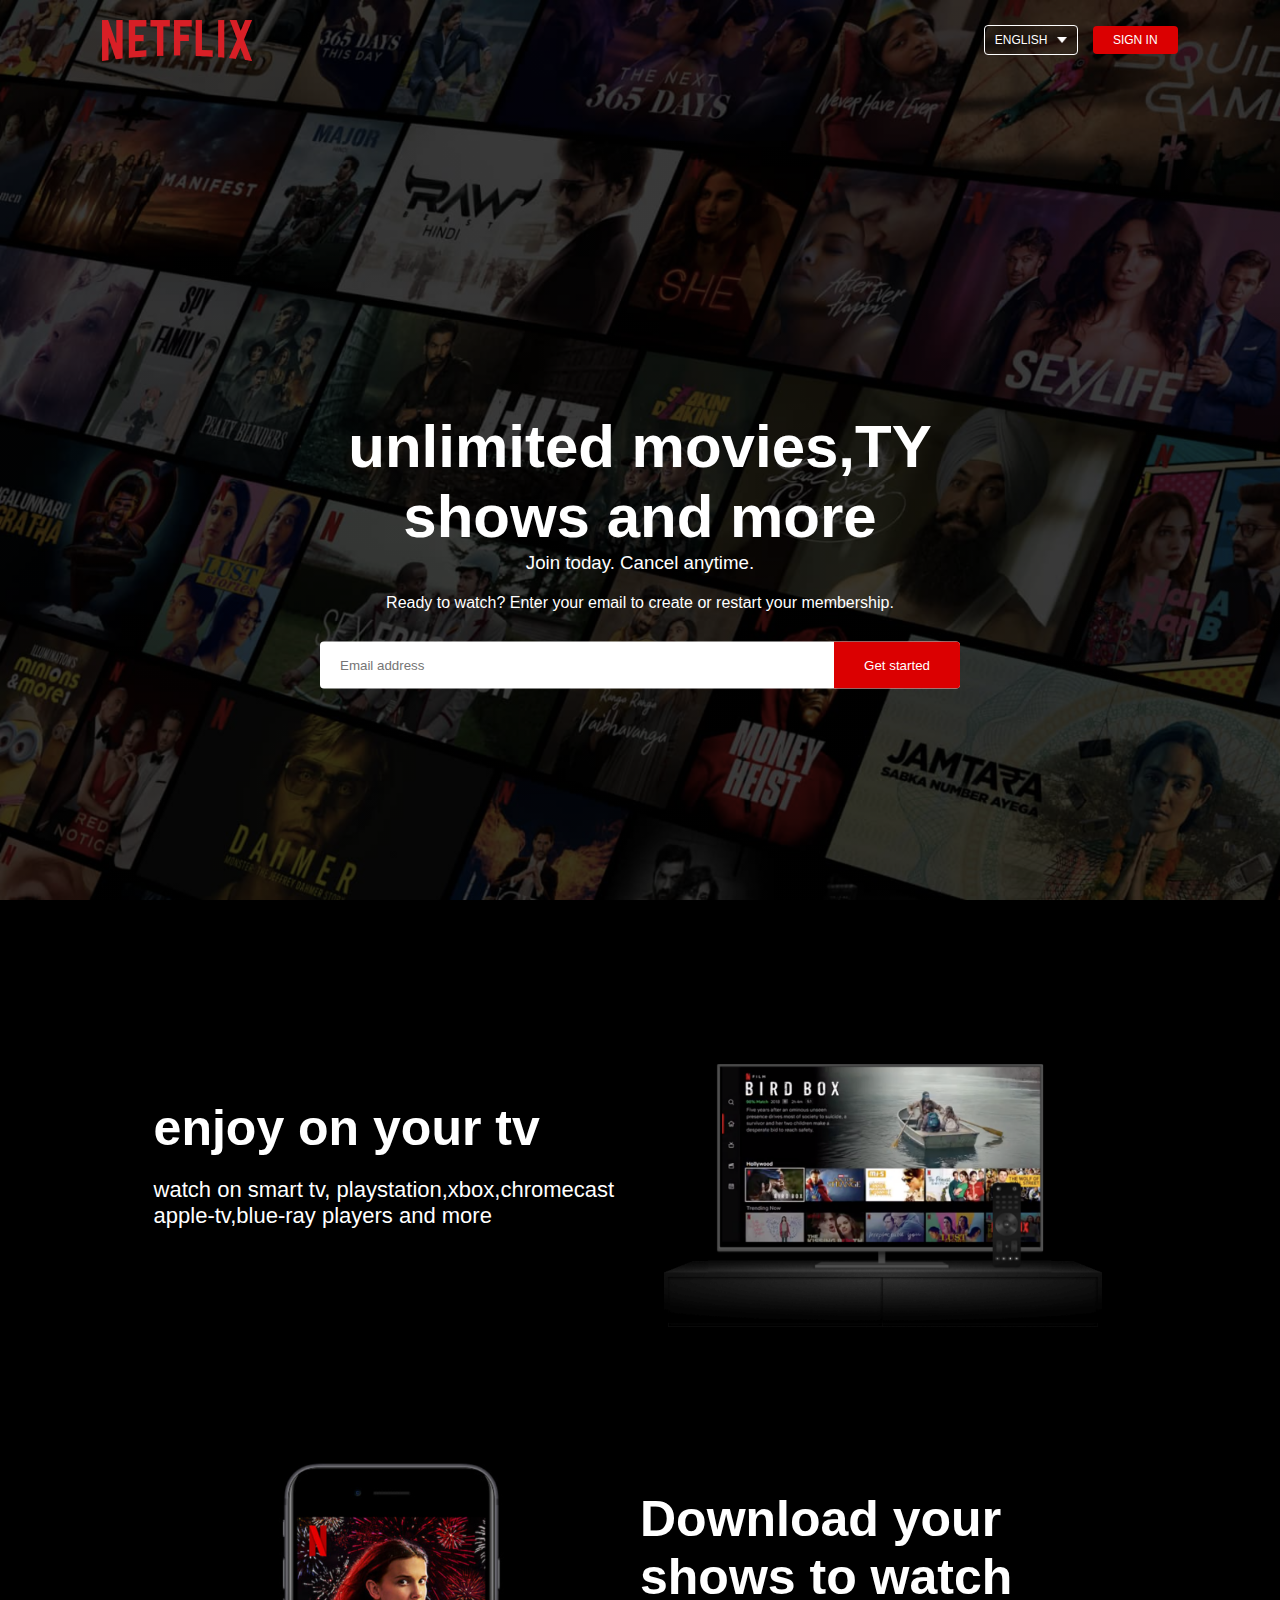
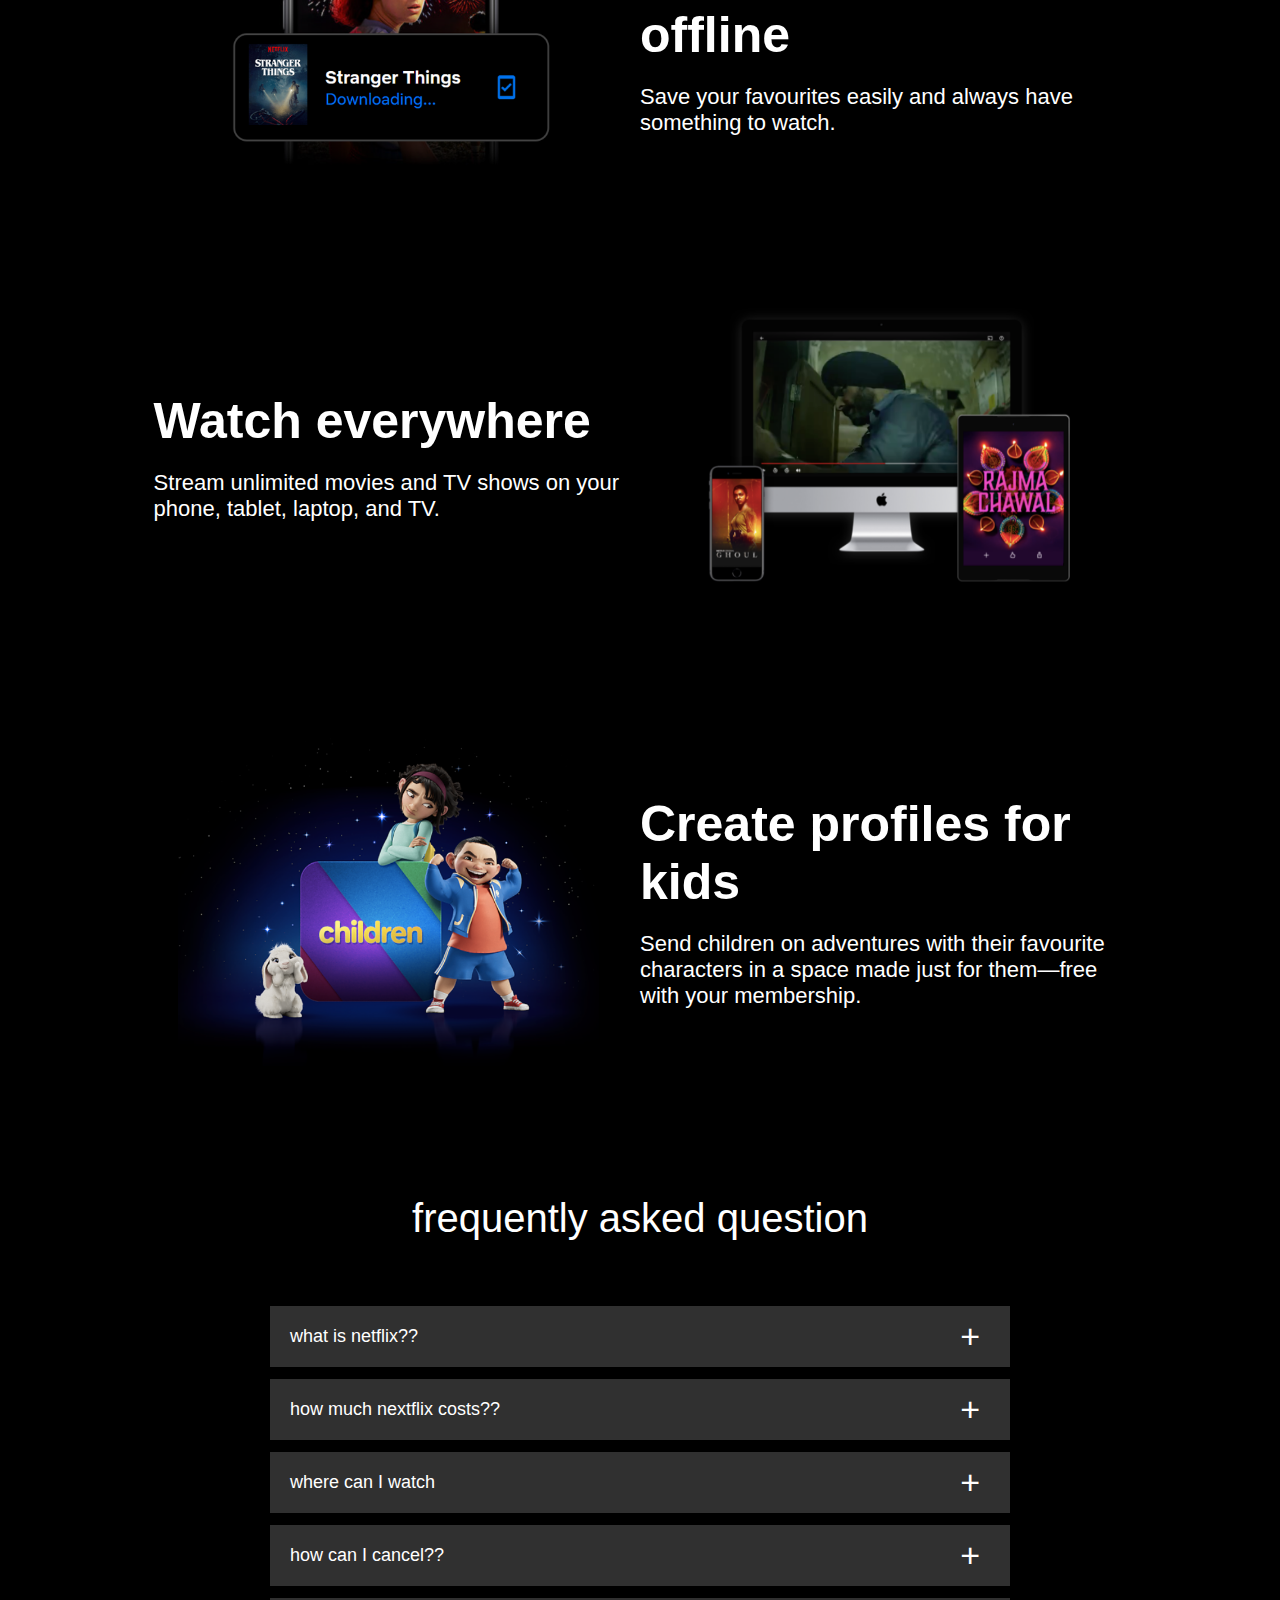
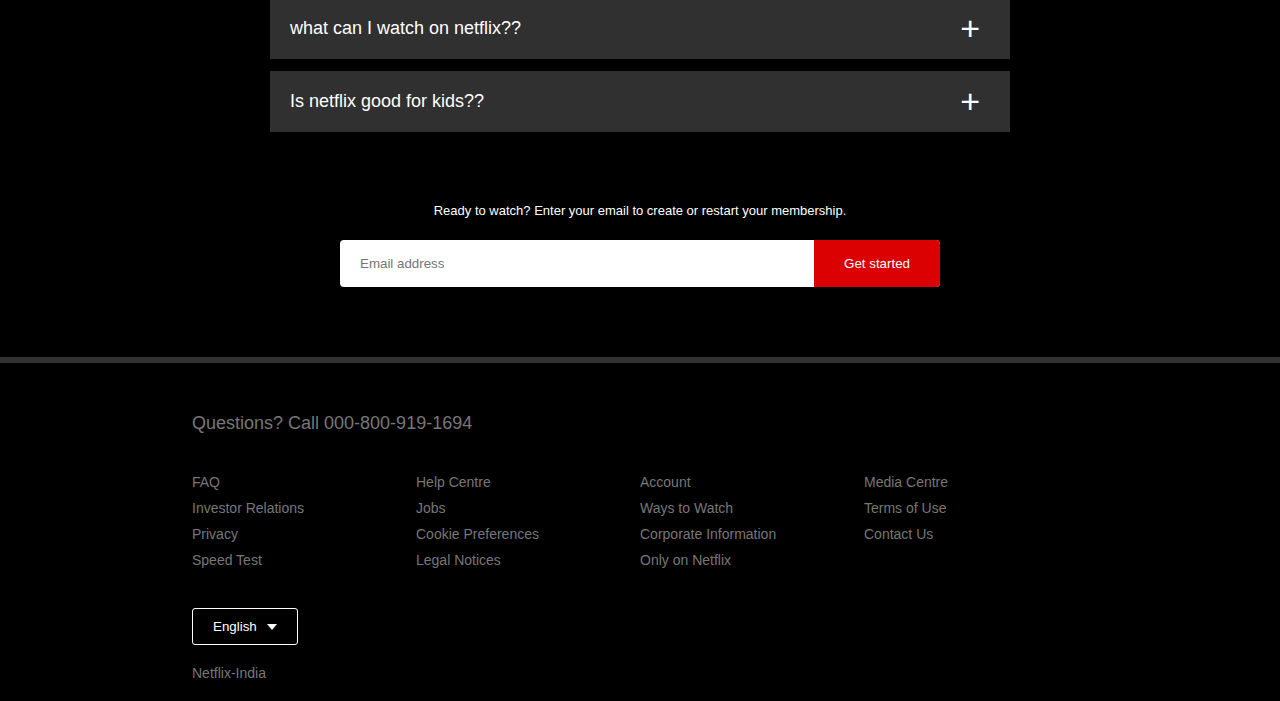
<file: index.html>
<!DOCTYPE html>
<html lang="en">
<head>
    <meta charset="UTF-8">
    <meta name="viewport" content="width=device-width, initial-scale=1.0">
    <title>NETFLIX-WEBSITE CLONE</title>
    <link rel="stylesheet" href="style5.css">
</head>
<body>
    <div class="header">
        <nav>
            <img src="logo5.png" class="logo">
            <div>
                <button class="language-btn">ENGLISH<img src="down-icon-5.png"></button>
                <button>SIGN IN</button>

            </div>
            </nav>
            <div class="header-content">
                <h1>unlimited movies,TY shows and more</h1>
                <h3>Join today. Cancel anytime.</h3>
                <p>Ready to watch? Enter your email to create or restart your membership. </p>
                <form class="email-signup">
                    <input type="email" placeholder="Email address" required>
                    <button type="submit">Get started</button>
                </form>
            </div>
    </div>
    <div class="features">
        <div class="row">
            <div class="text-col">
                <h2>enjoy on  your tv</h2>
                <p>watch on smart tv, playstation,xbox,chromecast apple-tv,blue-ray players and more</p>
            </div>
            <div class="img-col">
                <img src="feature-1-5.png">
            </div>
        </div>
        <div class="row">
            <div class="img-col">
                <img src="feature-2-5.png">
            </div>
            <div class="text-col">
                <h2>Download your shows to watch offline</h2>
                <p>Save your favourites easily and always have something to watch.</p>
            </div>
            
        </div>
        <div class="row">
            <div class="text-col">
                <h2>Watch everywhere</h2>
                <p>Stream unlimited movies and TV shows on your phone, tablet, laptop, and TV.</p>
            </div>
            <div class="img-col">
                <img src="feature-3-5.png">
            </div>
        </div>
        <div class="row">
            <div class="img-col">
                <img src="feature-4-5.png">
            </div>
            <div class="text-col">
                <h2>Create profiles for kids</h2>
                <p>Send children on adventures with their favourite characters in a space made just for them—free with your membership.</p>
            </div>
            
        </div>
    </div>
    
    <div class="faq">
        <h2>frequently asked question</h2>
        <ul class="accordion">
            <li>
                <input type="radio" name="accordion" id="first">
                <label for="first">what is netflix??</label>
                <div class="content">
                    <p>Netflix is a streaming service that offers a wide variety of award-winning TV shows, movies, anime, documentaries and more – on thousands of internet-connected devices.</p>

                     <p>   You can watch as much as you want, whenever you want, without a single ad – all for one low monthly price. There's always something new to discover, and new TV shows and movies are added every week!</p>
                </div>
            </li>
            <li>
                <input type="radio" name="accordion" id="second">
                <label for="second">how much nextflix costs??</label>
                <div class="content">
                    <p>Watch Netflix on your smartphone, tablet, Smart TV, laptop, or streaming device, all for one fixed monthly fee. Plans range from ₹ 149 to ₹ 649 a month. No extra costs, no contracts.</p>
                </div>
            </li>
            <li>
                <input type="radio" name="accordion" id="third">
                <label for="third">where can I watch</label>
                <div class="content">
                    <p>Watch anywhere, anytime. Sign in with your Netflix account to watch instantly on the web at netflix.com from your personal computer or on any internet-connected device that offers the Netflix app, including smart TVs, smartphones, tablets, streaming media players and game consoles.</p>
                    <p>You can also download your favourite shows with the iOS, Android, or Windows 10 app. Use downloads to watch while you're on the go and without an internet connection. Take Netflix with you anywhere.</p>
                </div>
            </li>
            <li>
                <input type="radio" name="accordion" id="fourth">
                <label for="fourth">how can I cancel??</label>
                <div class="content">
                    <p>Netflix is flexible. There are no annoying contracts and no commitments. You can easily cancel your account online in two clicks. There are no cancellation fees – start or stop your account anytime.</p>
                </div>
            </li>
            <li>
                <input type="radio" name="accordion" id="fifth">
                <label for="fifth">what can I watch on netflix??</label>
                <div class="content">
                    <p>Netflix has an extensive library of feature films, documentaries, TV shows, anime, award-winning Netflix originals, and more. Watch as much as you want, anytime you want.</p>
                </div>
            </li>
            <li>
                <input type="radio" name="accordion" id="sixth">
                <label for="sixth">Is netflix good for kids??</label>
                <div class="content">
                    <p>The Netflix Kids experience is included in your membership to give parents control while kids enjoy family-friendly TV shows and films in their own space..</p>
                    <p>Kids profiles come with PIN-protected parental controls that let you restrict the maturity rating of content kids can watch and block specific titles you don’t want kids to see.</p>
                </div>
            </li>
            
        </ul>
        <small>Ready to watch? Enter your email to create or restart your membership.</small>
        <form class="email-signup">
            <input type="email" placeholder="Email address" required>
            <button type="submit">Get started</button>
        </form>

    </div>
    <div class="footer">
        <h2>Questions? Call 000-800-919-1694</h2>
        <div class="row">
            <div class="col">
                <a href="#">FAQ</a>
                <a href="#">Investor Relations</a>
                <a href="#">Privacy</a>
                <a href="#">Speed Test</a>
            </div>
        
            <div class="col">
                <a href="#">Help Centre</a>
                <a href="#">Jobs</a>
                <a href="#">Cookie Preferences</a>
                <a href="#">Legal Notices</a>
            </div>
            <div class="col">
                <a href="#">Account</a>
                <a href="#">Ways to Watch</a>
                <a href="#">Corporate Information</a>
                <a href="#">Only on Netflix</a>
            </div>
            <div class="col">
                <a href="#">Media Centre</a>
                <a href="#">Terms of Use</a>
                <a href="#">Contact Us</a>
            </div>
        
    </div>
    <button class="language-btn">English<img src="down-icon-5.png"></button>
    <p class="copyright-txt">Netflix-India</p>
        
    </div>
</body>
</html>
</file>
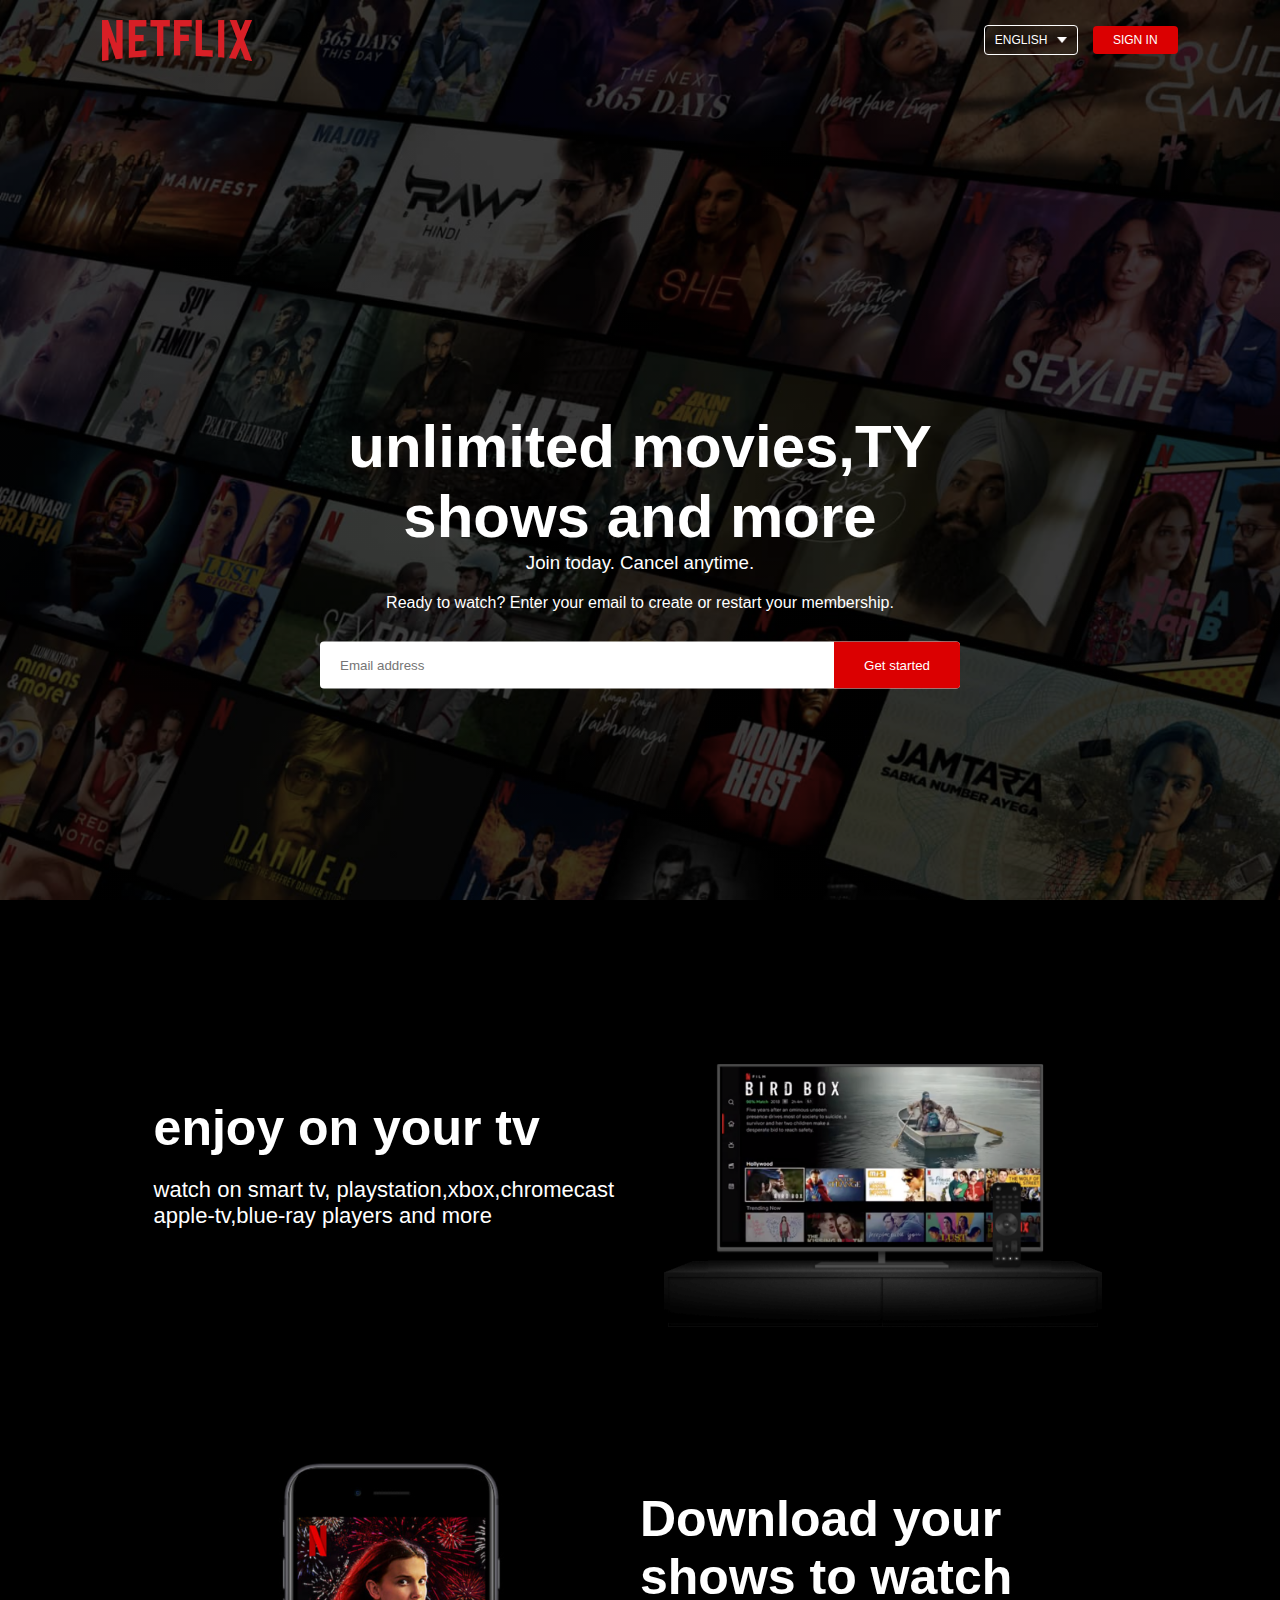
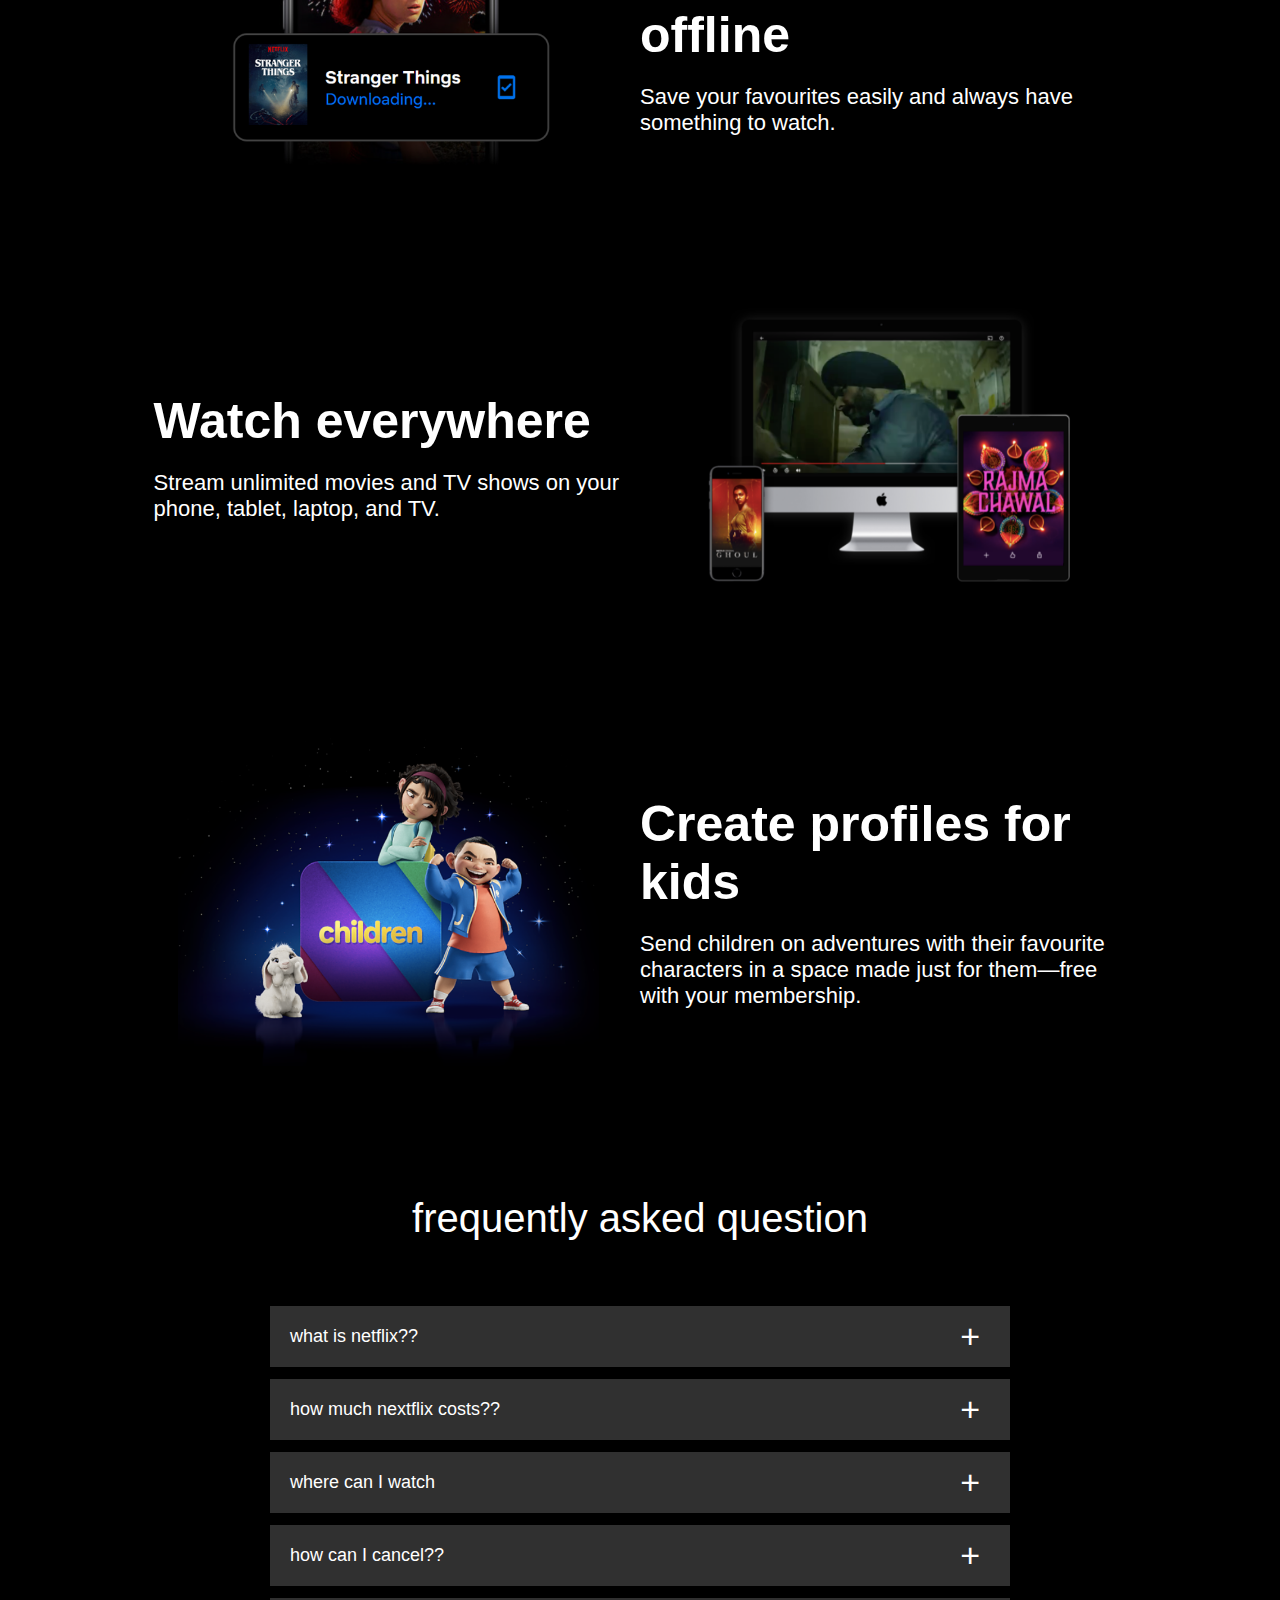
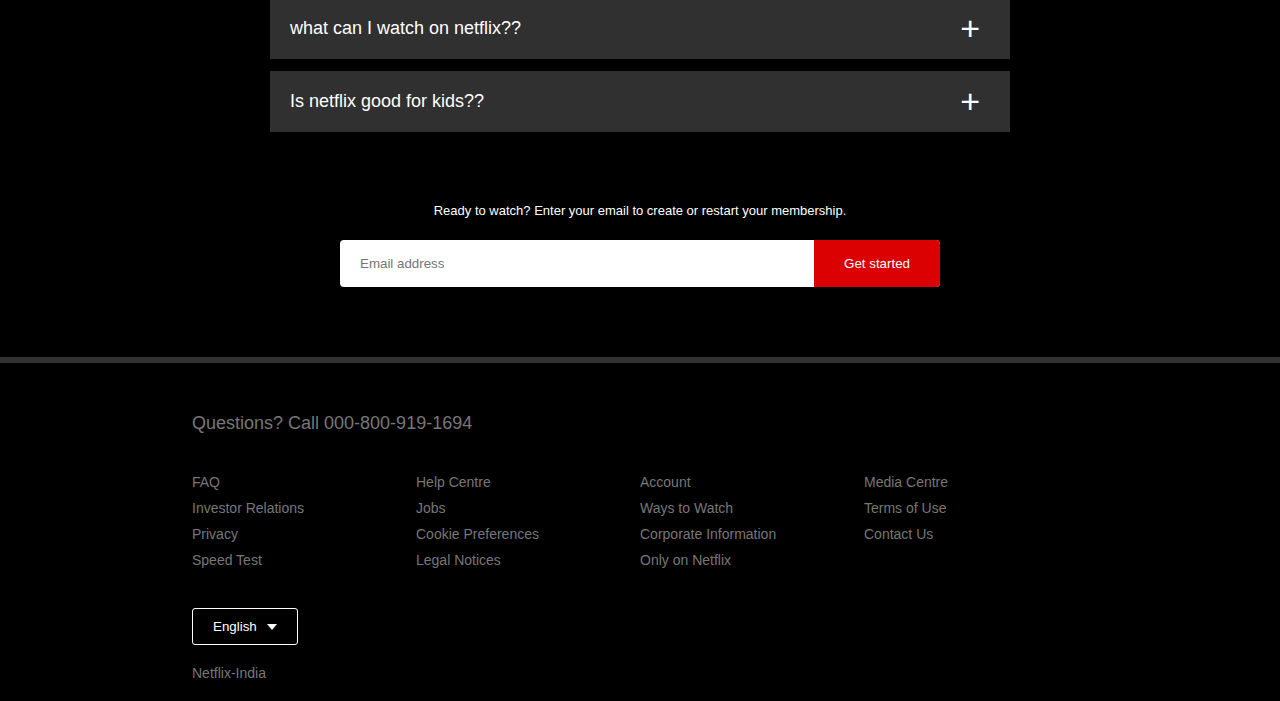
<file: index5.html>
<!DOCTYPE html>
<html lang="en">
<head>
    <meta charset="UTF-8">
    <meta name="viewport" content="width=device-width, initial-scale=1.0">
    <title>NETFLIX-WEBSITE CLONE</title>
    <link rel="stylesheet" href="style5.css">
</head>
<body>
    <div class="header">
        <nav>
            <img src="logo5.png" class="logo">
            <div>
                <button class="language-btn">ENGLISH<img src="down-icon-5.png"></button>
                <button>SIGN IN</button>

            </div>
            </nav>
            <div class="header-content">
                <h1>unlimited movies,TY shows and more</h1>
                <h3>Join today. Cancel anytime.</h3>
                <p>Ready to watch? Enter your email to create or restart your membership. </p>
                <form class="email-signup">
                    <input type="email" placeholder="Email address" required>
                    <button type="submit">Get started</button>
                </form>
            </div>
    </div>
    <div class="features">
        <div class="row">
            <div class="text-col">
                <h2>enjoy on  your tv</h2>
                <p>watch on smart tv, playstation,xbox,chromecast apple-tv,blue-ray players and more</p>
            </div>
            <div class="img-col">
                <img src="feature-1-5.png">
            </div>
        </div>
        <div class="row">
            <div class="img-col">
                <img src="feature-2-5.png">
            </div>
            <div class="text-col">
                <h2>Download your shows to watch offline</h2>
                <p>Save your favourites easily and always have something to watch.</p>
            </div>
            
        </div>
        <div class="row">
            <div class="text-col">
                <h2>Watch everywhere</h2>
                <p>Stream unlimited movies and TV shows on your phone, tablet, laptop, and TV.</p>
            </div>
            <div class="img-col">
                <img src="feature-3-5.png">
            </div>
        </div>
        <div class="row">
            <div class="img-col">
                <img src="feature-4-5.png">
            </div>
            <div class="text-col">
                <h2>Create profiles for kids</h2>
                <p>Send children on adventures with their favourite characters in a space made just for them—free with your membership.</p>
            </div>
            
        </div>
    </div>
    
    <div class="faq">
        <h2>frequently asked question</h2>
        <ul class="accordion">
            <li>
                <input type="radio" name="accordion" id="first">
                <label for="first">what is netflix??</label>
                <div class="content">
                    <p>Netflix is a streaming service that offers a wide variety of award-winning TV shows, movies, anime, documentaries and more – on thousands of internet-connected devices.</p>

                     <p>   You can watch as much as you want, whenever you want, without a single ad – all for one low monthly price. There's always something new to discover, and new TV shows and movies are added every week!</p>
                </div>
            </li>
            <li>
                <input type="radio" name="accordion" id="second">
                <label for="second">how much nextflix costs??</label>
                <div class="content">
                    <p>Watch Netflix on your smartphone, tablet, Smart TV, laptop, or streaming device, all for one fixed monthly fee. Plans range from ₹ 149 to ₹ 649 a month. No extra costs, no contracts.</p>
                </div>
            </li>
            <li>
                <input type="radio" name="accordion" id="third">
                <label for="third">where can I watch</label>
                <div class="content">
                    <p>Watch anywhere, anytime. Sign in with your Netflix account to watch instantly on the web at netflix.com from your personal computer or on any internet-connected device that offers the Netflix app, including smart TVs, smartphones, tablets, streaming media players and game consoles.</p>
                    <p>You can also download your favourite shows with the iOS, Android, or Windows 10 app. Use downloads to watch while you're on the go and without an internet connection. Take Netflix with you anywhere.</p>
                </div>
            </li>
            <li>
                <input type="radio" name="accordion" id="fourth">
                <label for="fourth">how can I cancel??</label>
                <div class="content">
                    <p>Netflix is flexible. There are no annoying contracts and no commitments. You can easily cancel your account online in two clicks. There are no cancellation fees – start or stop your account anytime.</p>
                </div>
            </li>
            <li>
                <input type="radio" name="accordion" id="fifth">
                <label for="fifth">what can I watch on netflix??</label>
                <div class="content">
                    <p>Netflix has an extensive library of feature films, documentaries, TV shows, anime, award-winning Netflix originals, and more. Watch as much as you want, anytime you want.</p>
                </div>
            </li>
            <li>
                <input type="radio" name="accordion" id="sixth">
                <label for="sixth">Is netflix good for kids??</label>
                <div class="content">
                    <p>The Netflix Kids experience is included in your membership to give parents control while kids enjoy family-friendly TV shows and films in their own space..</p>
                    <p>Kids profiles come with PIN-protected parental controls that let you restrict the maturity rating of content kids can watch and block specific titles you don’t want kids to see.</p>
                </div>
            </li>
            
        </ul>
        <small>Ready to watch? Enter your email to create or restart your membership.</small>
        <form class="email-signup">
            <input type="email" placeholder="Email address" required>
            <button type="submit">Get started</button>
        </form>

    </div>
    <div class="footer">
        <h2>Questions? Call 000-800-919-1694</h2>
        <div class="row">
            <div class="col">
                <a href="#">FAQ</a>
                <a href="#">Investor Relations</a>
                <a href="#">Privacy</a>
                <a href="#">Speed Test</a>
            </div>
        
            <div class="col">
                <a href="#">Help Centre</a>
                <a href="#">Jobs</a>
                <a href="#">Cookie Preferences</a>
                <a href="#">Legal Notices</a>
            </div>
            <div class="col">
                <a href="#">Account</a>
                <a href="#">Ways to Watch</a>
                <a href="#">Corporate Information</a>
                <a href="#">Only on Netflix</a>
            </div>
            <div class="col">
                <a href="#">Media Centre</a>
                <a href="#">Terms of Use</a>
                <a href="#">Contact Us</a>
            </div>
        
    </div>
    <button class="language-btn">English<img src="down-icon-5.png"></button>
    <p class="copyright-txt">Netflix-India</p>
        
    </div>
</body>
</html>
</file>
<file: style5.css>
*{
    margin:0;
    padding:0;
    font-family:'Poppins',sans-serif;
    box-sizing: border-box;
}
body{
    background-color: #000;
    color:#fff;

}
.header{
    width: 100%;
    height: 100vh;
    background-image: linear-gradient(rgba(0,0,0,0.7),rgba(0,0,0,0.7)),url(header-image-5.png);
    background-size: cover;
    background-position: center;
    padding: 10px 8%;
    position: relative;
}
nav{
    display: flex;
    align-items: center;
    justify-content: space-between;
    padding: 10px 0;
}
.logo{
    width: 150px;
    cursor: pointer;
}
nav button{
    outline: 0;
    border: 0;
    background: #db0001;
    color: #fff;
    padding: 7px 20px;
    font-size: 12px;
    border-radius: 4px;
    margin-left: 10px;
    cursor: pointer;
}

.language-btn{
    display: inline-flex;
    align-items: center;
    background: transparent;
    border: 1px solid #fff;
    padding: 7px 10px;
}

.language-btn img{
    width:10px;
    margin-left: 10px;
}

.header-content{
position: absolute;
top:50%;
left: 50%;
transform: translate(-50%,-50%);
text-align: center;
margin-top: 100px;
}

.header-content h1{
    font-size: 60px;
    line-height: 70px;
    font-weight: 600;
    max-width: 650px;
}

.header-content h3{
    font-weight: 400;
    margin-bottom: 20px;
}

.email-signup{
    background: #fff;
    border-radius: 4px;
    display: flex;
    align-items: center;
    margin-top: 30px;
    overflow: hidden;
}

.email-signup input{
    flex: 1;
    border: 0;
    outline: 0;
    margin-left: 20px;
}
.email-signup button{
    background: #db0001;
    border: 0;
    outline: 0;
    color: #fff;
    cursor: pointer;
    padding: 16px 30px;
}

.features{
    padding :50px 12%;
    font-size:22px;
}
.row{
    display:flex;
    width: 100%;
    align-items: center;
    flex-wrap: wrap;
    padding: 50px 0;
}

.text-col{
    flex-basis:50%;
    margin-bottom: 20px;
}

.img-col{
    flex-basis:50%;
    margin-bottom: 20px;
}

.img-col img{
    display: block;
    width: 90%;
    margin: auto;
}


.features h2{
    font-size: 50px;
    font-weight: 600;
    margin-bottom: 20px;

}

.faq{
    padding: 10px 12%;
    text-align: center;
    font-size: 18px;
}
.faq h2{
    font-weight: 500;
    font-size: 40px;
}
.accordion{
    margin: 60px auto;
    width:100%;
    max-width: 750px;

}
.accordion li{
    list-style: none;
    width:100%;
    padding:5px;
    
}
.accordion li  label{
    display:flex;
    align-items: center;
    padding: 20px;
    font-size: 18px;
    font-weight: 500;
    background: #303030;
    margin-bottom: 2px;
    cursor: pointer;
    position: relative;
}
label::after{
    content:'+';
    font-size:34px;
    position:absolute;
    right:30px;
    transition:transform 0.5s;

}

input[type="radio"]{
    display: none;
}
.accordion .content{
    background: #303030;
    text-align: left;
    padding: 0 20px;
    max-height: 0;
    overflow: hidden;
    transition: max-height 0.5s,padding 0.5s;
}
.accordion input[type="radio"]:checked+ label + .content{
    max-height: 600px;
    padding: 30px 20px;

}
.accordion input[type="radio"]:checked+ label::after{
    transform: rotate(135deg);

}
.faq .email-signup{
    max-width: 600px;
    margin: 20px auto 60px;

}
.faq small{
    font-size: 13px;
}

.footer{
    padding:50px 15% 10px;
    border-top: 6px solid #333;
    color:#777;
}
.footer h2{
    font-size: 18px;
    font-weight: 400;
    margin-bottom: 30px;
}
.footer .col{
    flex-basis: 25%;
    flex-grow:1;
    margin-bottom: 20px;
}

.footer .col a{
    display: block;
    text-decoration: none;
    color: #777;
    font-size: 14px;
    margin-bottom: 10px;
}
.footer .row{
    align-items: flex-start;
    padding: 10px 0;
}
.footer .language-btn{
    color: #fff;
    padding: 10px 20px;
    border-radius: 3px;
}
.copyright-txt{
    font-size: 14px;
    margin-top: 20px;
    margin-bottom: 10px;
}

@media only screen and (max-width:600px)
{
    .logo{
        width:100px;
    }
    .nav button{
        padding:5px 10px;
    }
    .nav .language-btn{
        padding: 4px 8px;
    }
    .header-content{
        position: unset;
        transform: none;
        padding-top: 150px;
    }
    .header-content h1{
        font-size: 30px;
    }

    .email-signup button{
        font-size: 12px;
        padding: 10px 12px;
    }
    .text-col, .img-col{
        flex-basis: 100%;
    }
    .features h2{
        font-size: 30px;
    }
    .features p{
        font-size: 15px;
    }

    .row:nth-child(2), .row:nth-child(4){
        flex-direction: column-reverse;
    }

    .features .row{
        padding: 10px 0;
    }
    .faq h2{
        font-size: 20px;
    }
    .accordion .content{
        font-size: 14px;
    }
    .accordion li label{
        padding: 10px;
        font-size: 14px;

    }

    label:: after{
        font-size: 22px;
    }
}
</file>
